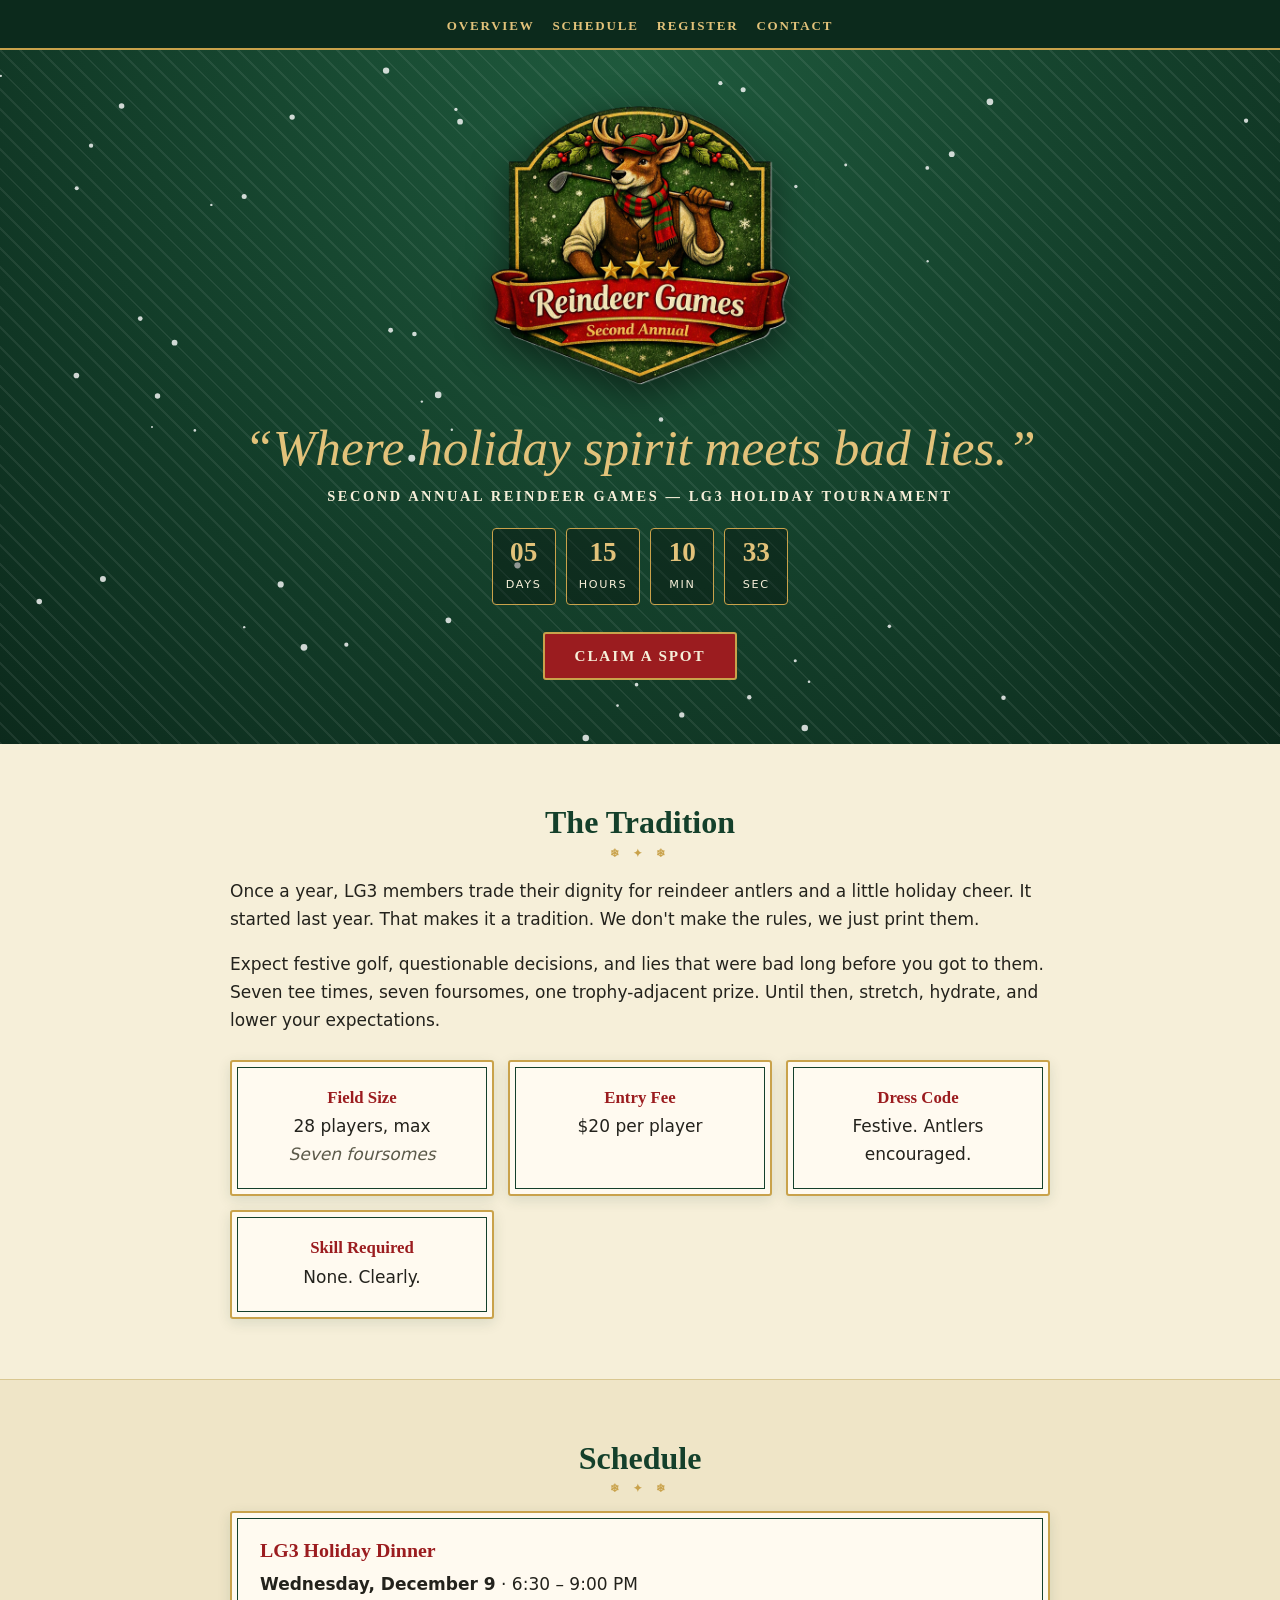
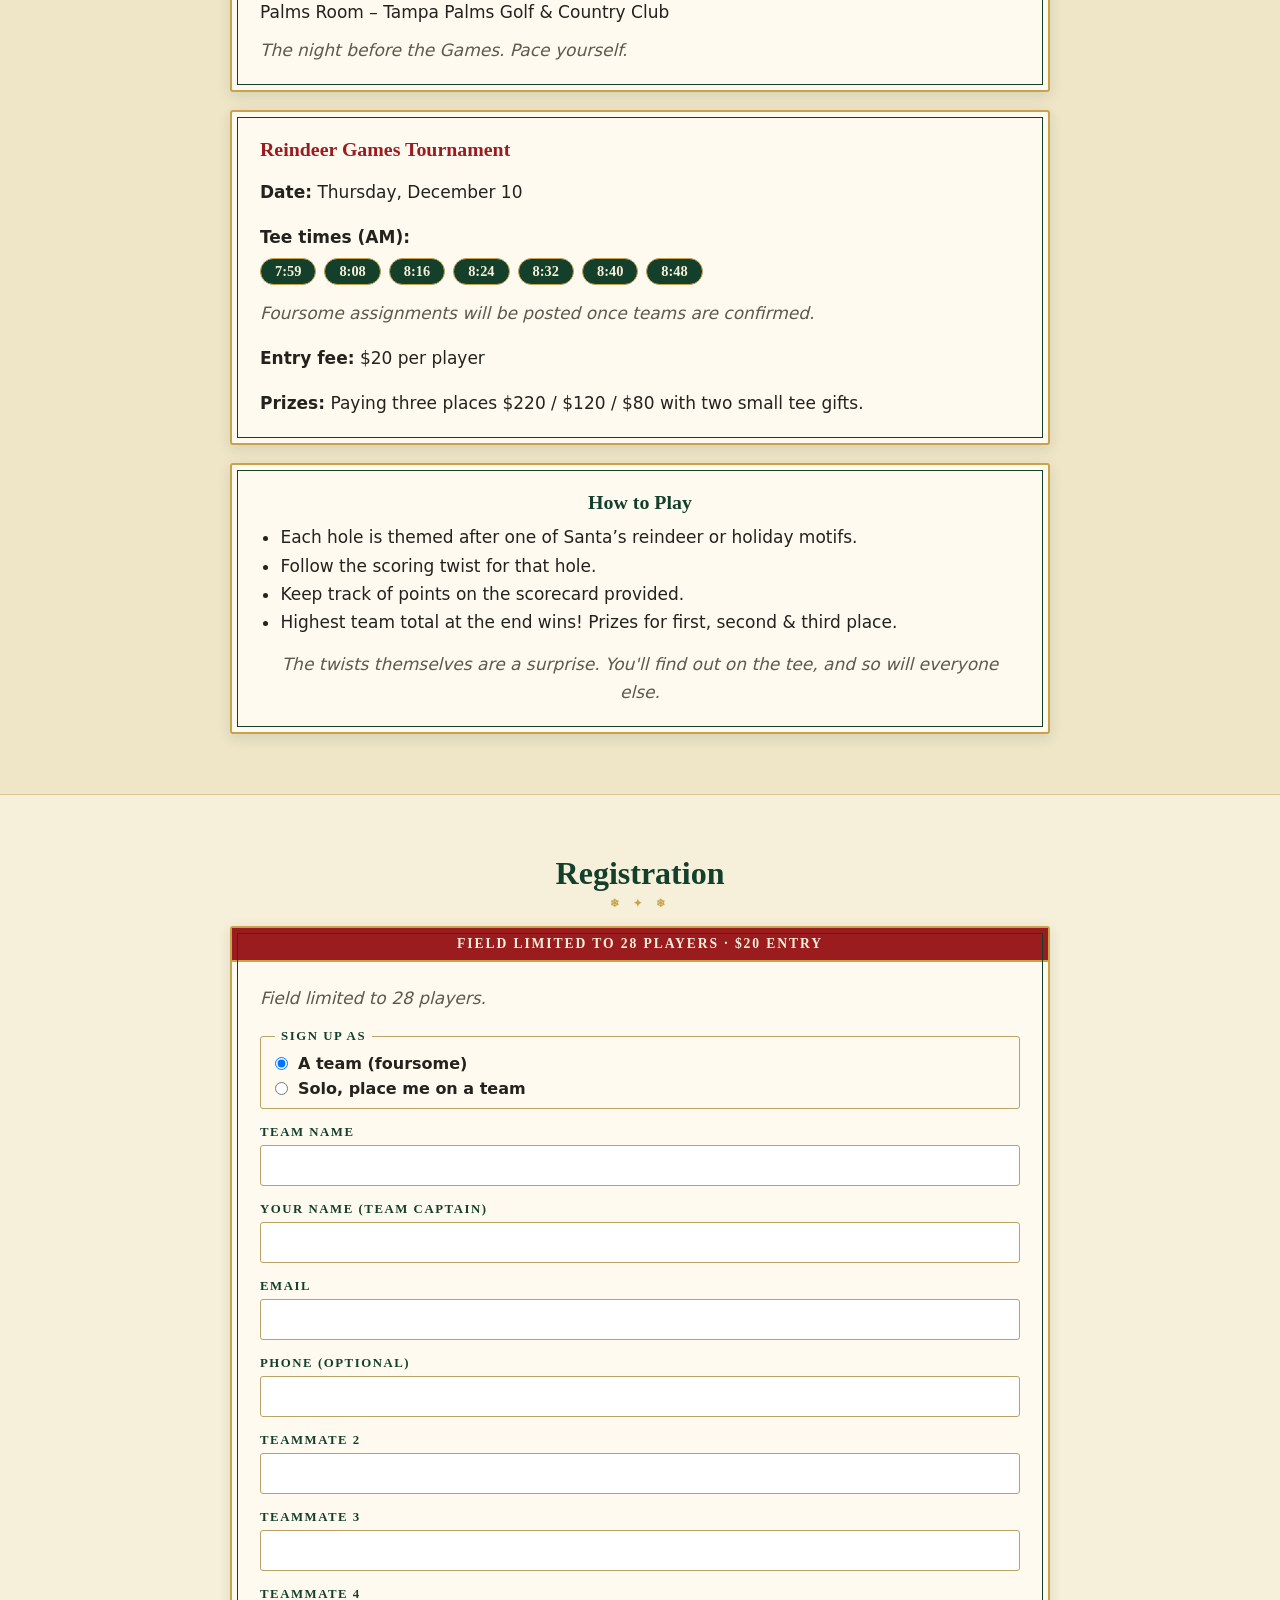
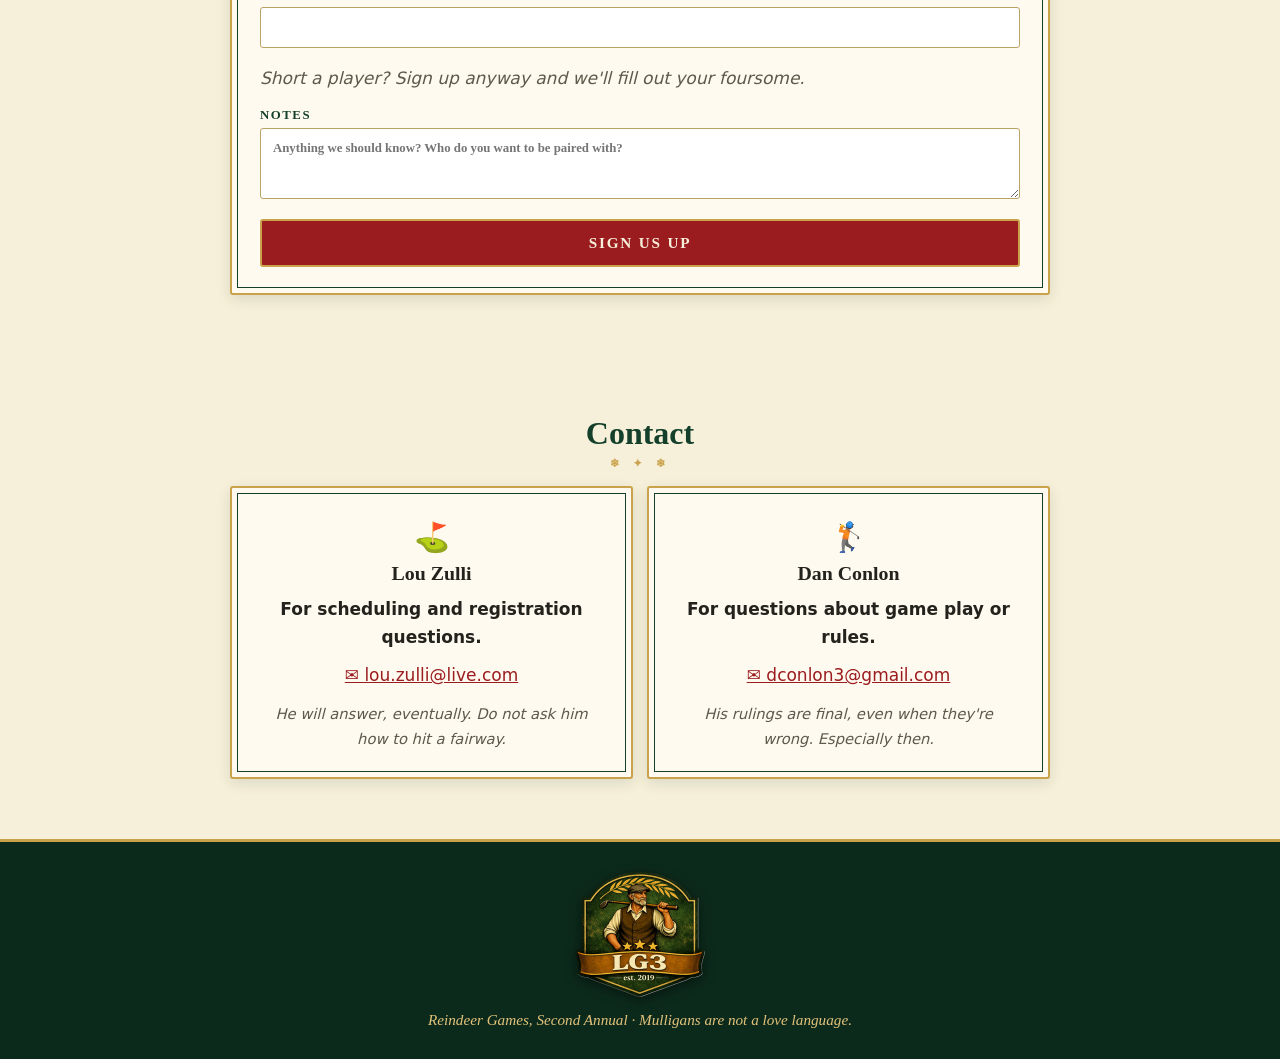
<file: index.html>
<!DOCTYPE html>
<html lang="en">
<head>
<meta charset="utf-8">
<meta name="viewport" content="width=device-width, initial-scale=1">
<title>Reindeer Games — Second Annual LG3 Holiday Tournament</title>
<meta name="description" content="Where holiday spirit meets bad lies. The Second Annual Reindeer Games, Thursday, December 10.">
<link rel="icon" type="image/png" href="favicon.png">
<link rel="stylesheet" href="styles.css">
</head>
<body>

<nav>
  <a href="#overview">Overview</a><a href="#schedule">Schedule</a><a href="#register">Register</a><a href="#contact">Contact</a>
</nav>

<header class="hero" id="home">
  <canvas id="snow" aria-hidden="true"></canvas>
  <img class="crest" src="crest.png" width="640" height="622" alt="Reindeer Games crest: a reindeer in a golf cap and scarf, club over his shoulder">
  <h1>“Where holiday spirit meets bad lies.”</h1>
  <p class="sub">Second Annual Reindeer Games — LG3 Holiday Tournament</p>
  <div class="count" aria-label="Countdown to Thursday, December 10">
    <div><b id="c-days">--</b><span>Days</span></div><div><b id="c-hrs">--</b><span>Hours</span></div>
    <div><b id="c-min">--</b><span>Min</span></div><div><b id="c-sec">--</b><span>Sec</span></div>
  </div>
  <div><a class="btn" href="#register">Claim a spot</a></div>
</header>

<section id="overview">
  <div class="wrap">
    <h2>The Tradition</h2>
    <p>Once a year, LG3 members trade their dignity for reindeer antlers and a little holiday cheer. It started last year. That makes it a tradition. We don't make the rules, we just print them.</p>
    <p>Expect festive golf, questionable decisions, and lies that were bad long before you got to them. Seven tee times, seven foursomes, one trophy-adjacent prize. Until then, stretch, hydrate, and lower your expectations.</p>
    <div class="facts">
      <div class="card"><h3>Field Size</h3>28 players, max<br><span class="note">Seven foursomes</span></div>
      <div class="card"><h3>Entry Fee</h3>$20 per player</div>
      <div class="card"><h3>Dress Code</h3>Festive. Antlers encouraged.</div>
      <div class="card"><h3>Skill Required</h3>None. Clearly.</div>
    </div>
  </div>
</section>

<section id="schedule" class="alt">
  <div class="wrap">
    <h2>Schedule</h2>
    <div class="card" style="margin-bottom:18px">
      <h3 style="color:var(--red);margin:0 0 .4em">LG3 Holiday Dinner</h3>
      <p style="margin:0"><strong>Wednesday, December 9</strong> · 6:30 – 9:00 PM</p>
      <p style="margin:0">Palms Room – Tampa Palms Golf &amp; Country Club</p>
      <p class="note" style="margin:.6em 0 0">The night before the Games. Pace yourself.</p>
    </div>
    <div class="card">
      <h3 style="color:var(--red);margin:0 0 .4em">Reindeer Games Tournament</h3>
      <p><strong>Date:</strong> Thursday, December 10</p>
      <p style="margin-bottom:.4em"><strong>Tee times (AM):</strong></p>
      <ul class="roster" style="justify-content:flex-start;margin:0 0 .8em"><li>7:59</li><li>8:08</li><li>8:16</li><li>8:24</li><li>8:32</li><li>8:40</li><li>8:48</li></ul>
      <p class="note" style="margin:0">Foursome assignments will be posted once teams are confirmed.</p>
      <p><strong>Entry fee:</strong> $20 per player</p>
      <p style="margin:0"><strong>Prizes:</strong> Paying three places $220 / $120 / $80 with two small tee gifts.</p>
    </div>
    <div class="card" style="margin-top:18px">
      <h3 style="color:var(--green);text-align:center">How to Play</h3>
      <ul style="margin:0;padding-left:1.2em">
        <li>Each hole is themed after one of Santa’s reindeer or holiday motifs.</li>
        <li>Follow the scoring twist for that hole.</li>
        <li>Keep track of points on the scorecard provided.</li>
        <li>Highest team total at the end wins! Prizes for first, second & third place.</li>
      </ul>
      <p class="note" style="text-align:center;margin:14px 0 0">The twists themselves are a surprise. You'll find out on the tee, and so will everyone else.</p>
    </div>
  </div>
</section>

<section id="register">
  <div class="wrap">
    <h2>Registration</h2>
    <div class="card">
      <div class="ribbon">Field limited to 28 players · $20 entry</div>
      <p id="spots" class="note" aria-live="polite">Field limited to 28 players.</p>
      <form id="reg" novalidate>
        <fieldset class="mode">
          <legend>Sign up as</legend>
          <label class="opt"><input type="radio" name="mode" value="team" checked> A team (foursome)</label>
          <label class="opt"><input type="radio" name="mode" value="solo"> Solo, place me on a team</label>
        </fieldset>
        <div id="teamFields">
          <label>Team name<input name="team" type="text" maxlength="60"></label>
        </div>
        <label><span id="nameLbl">Your name (team captain)</span><input name="name" type="text" required maxlength="80" autocomplete="name"></label>
        <label>Email<input name="email" type="email" required maxlength="120" autocomplete="email"></label>
        <label>Phone (optional)<input name="phone" type="tel" maxlength="30" autocomplete="tel"></label>
        <div id="mateFields">
          <label>Teammate 2<input name="p1" type="text" maxlength="80"></label>
          <label>Teammate 3<input name="p2" type="text" maxlength="80"></label>
          <label>Teammate 4<input name="p3" type="text" maxlength="80"></label>
          <p class="note" style="margin:0">Short a player? Sign up anyway and we'll fill out your foursome.</p>
        </div>
        <label>Notes<textarea name="notes" rows="3" maxlength="500" placeholder="Anything we should know? Who do you want to be paired with?"></textarea></label>
        <input class="hp" name="website" tabindex="-1" autocomplete="off" aria-hidden="true">
        <button class="btn" type="submit">Sign us up</button>
        <div id="msg" role="status" aria-live="polite"></div>
      </form>
    </div>
    <div class="card" id="rosterWrap" hidden style="margin-top:18px">
      <h3 style="color:var(--green);text-align:center">Who's in so far</h3>
      <div id="roster"></div>
    </div>
  </div>
</section>

<!-- GALLERY HIDDEN until we have photos. To bring it back: remove this comment wrapper and restore the nav link.
<section id="gallery" class="alt">
  <div class="wrap">
    <h2>Gallery</h2>
    <div class="gallery"><p style="font:italic 1.3rem Georgia,serif;margin:0">Photos from last year coming soon — check back!</p></div>
  </div>
</section>
-->

<section id="contact">
  <div class="wrap">
    <h2>Contact</h2>
    <div class="contacts">
      <div class="card"><div class="ico">⛳</div><h3>Lou Zulli</h3><p class="role">For scheduling and registration questions.</p><a href="mailto:lou.zulli@live.com">✉ lou.zulli@live.com</a><p class="aside">He will answer, eventually. Do not ask him how to hit a fairway.</p></div>
      <div class="card"><div class="ico">🏌️</div><h3>Dan Conlon</h3><p class="role">For questions about game play or rules.</p><a href="mailto:dconlon3@gmail.com">✉ dconlon3@gmail.com</a><p class="aside">His rulings are final, even when they're wrong. Especially then.</p></div>
    </div>
  </div>
</section>

<footer><img class="lg3" src="lg3-logo.png" width="130" alt="LG3 est. 2019"><br>Reindeer Games, Second Annual · Mulligans are not a love language.</footer>
<script src="config.js"></script>
<script src="app.js"></script>
</body>
</html>
</file>
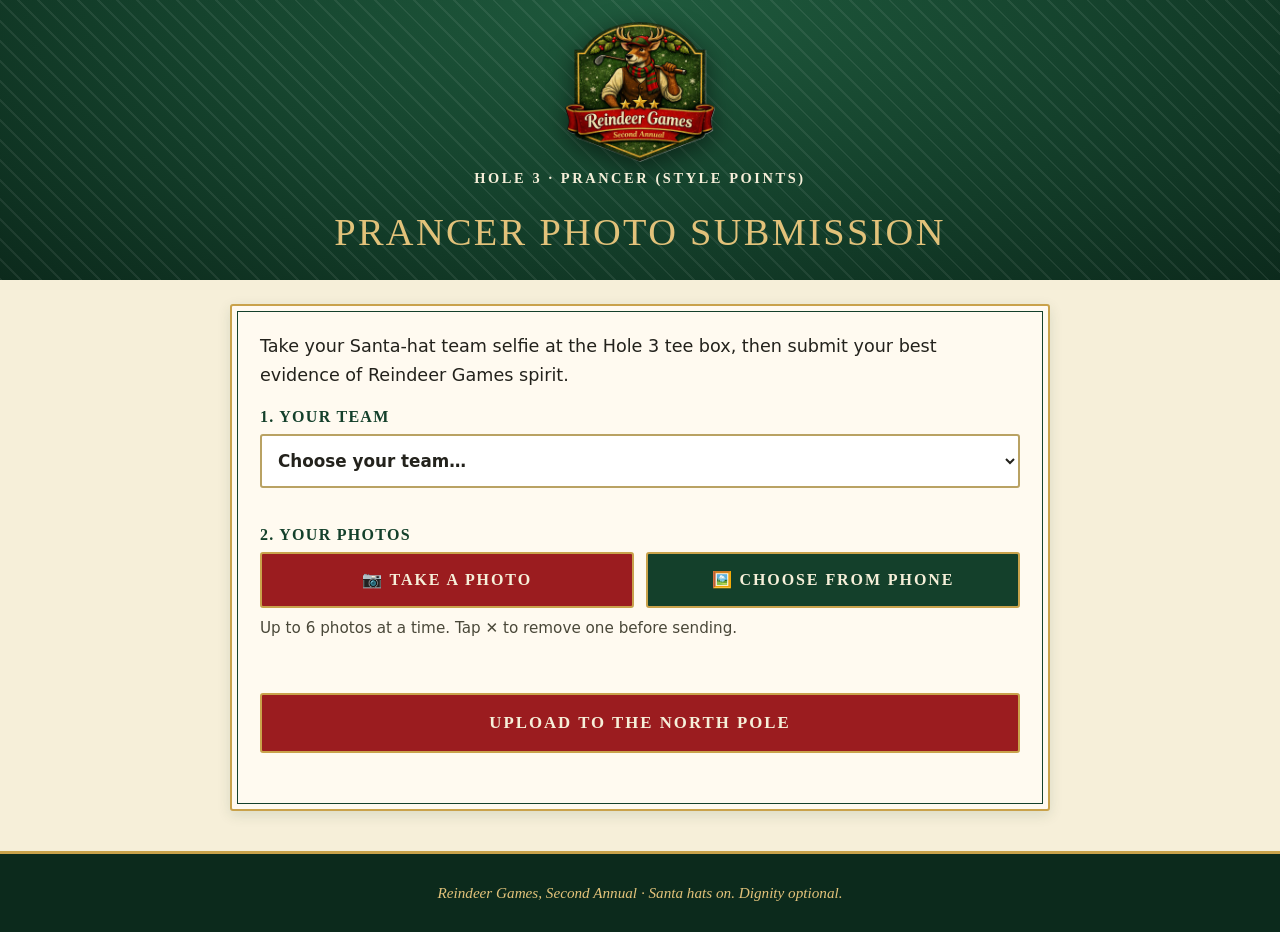
<file: prancer/index.html>
<!DOCTYPE html>
<html lang="en">
<head>
<meta charset="utf-8"><meta name="MSRAI_Label_c3feb43e-95d4-42a1-ae97-85d136991a95_AI_Disclosure" content="Made with AI">
<meta name="viewport" content="width=device-width, initial-scale=1">
<meta name="robots" content="noindex">
<title>Prancer Photo Submission — Reindeer Games</title>
<link rel="icon" type="image/png" href="../favicon.png">
<link rel="stylesheet" href="../styles.css">
<link rel="stylesheet" href="prancer.css">
</head>
<body class="prancer">

<header class="hero p-hero">
  <a href="../"><img class="p-crest" src="../crest.png" width="640" height="622" alt="Reindeer Games crest — back to the main site"></a>
  <p class="sub">Hole 3 · Prancer (Style Points)</p>
  <h1>PRANCER PHOTO SUBMISSION</h1>
</header>

<main class="wrap p-main">
  <div class="card">
    <p class="p-intro">Take your Santa-hat team selfie at the Hole 3 tee box, then submit your best evidence of Reindeer Games spirit.</p>

    <form id="pform" novalidate>
      <div class="p-field">
        <label for="team" class="p-label">1. Your team</label>
        <select id="team" name="team" required>
          <option value="">Choose your team…</option>
          <option>THE COAL BARONS</option>
          <option>THE THREE WISE MEN &amp; THEIR CHAPERONE</option>
          <option>SLEIGHIN' IT</option>
          <option>THE ABOMINABLE SNOWMEN</option>
          <option>ELF ESTEEM ISSUES</option>
          <option>HO HO OH NO</option>
          <option>THE BAD SANTA</option>
        </select>
      </div>

      <div class="p-field">
        <span class="p-label" id="photosLbl">2. Your photos</span>
        <div class="p-pick" role="group" aria-labelledby="photosLbl">
          <label class="btn p-btn" for="cam">📷 Take a photo</label>
          <input id="cam" tabindex="-1" class="p-file" type="file" accept="image/*">
          <label class="btn p-btn p-btn-alt" for="lib">🖼️ Choose from phone</label>
          <input id="lib" tabindex="-1" class="p-file" type="file" accept="image/*" multiple>
        </div>
        <p class="p-hint">Up to 6 photos at a time. Tap ✕ to remove one before sending.</p>
        <ul id="previews" class="p-previews" aria-label="Selected photos"></ul>
      </div>

      <button id="send" class="btn p-send" type="submit">UPLOAD TO THE NORTH POLE</button>
      <div id="status" class="p-status" role="status" aria-live="polite"></div>
    </form>

    <div id="done" class="p-done" hidden tabindex="-1">
      <div class="p-check" aria-hidden="true">✔</div>
      <h2>Upload complete</h2>
      <p class="p-done-lead">Your evidence has been received.</p>
      <p id="doneDetail"></p>
      <p>The Reindeer Games staff will determine whether it represents Christmas spirit or merely poor judgment.</p>
      <button id="more" class="btn p-btn-alt" type="button">Send more photos</button>
    </div>
  </div>
</main>

<footer>Reindeer Games, Second Annual · Santa hats on. Dignity optional.</footer>
<script src="../config.js"></script>
<script src="prancer.js"></script>
</body>
</html>
</file>
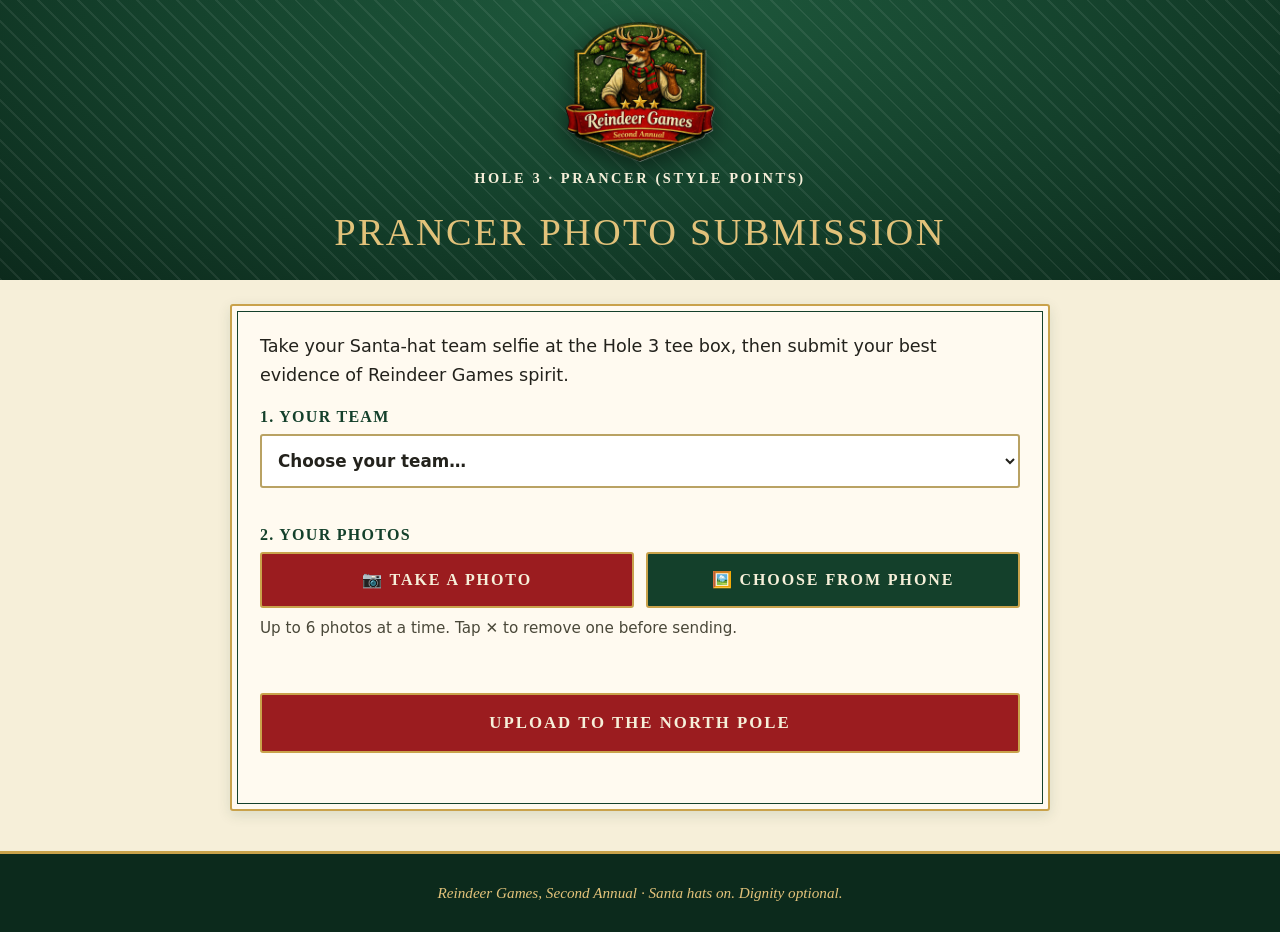
<file: prancer/index_old.html>
<!DOCTYPE html>
<html lang="en">
<head>
<meta charset="utf-8">
<meta name="viewport" content="width=device-width, initial-scale=1">
<meta name="robots" content="noindex">
<title>Prancer Photo Submission — Reindeer Games</title>
<link rel="icon" type="image/png" href="../favicon.png">
<link rel="stylesheet" href="../styles.css">
<link rel="stylesheet" href="prancer.css">
</head>
<body class="prancer">

<header class="hero p-hero">
  <a href="../"><img class="p-crest" src="../crest.png" width="640" height="622" alt="Reindeer Games crest — back to the main site"></a>
  <p class="sub">Hole 3 · Prancer (Style Points)</p>
  <h1>PRANCER PHOTO SUBMISSION</h1>
</header>

<main class="wrap p-main">
  <div class="card">
    <p class="p-intro">Take your Santa-hat team selfie at the Hole 3 tee box, then submit your best evidence of Reindeer Games spirit.</p>

    <form id="pform" novalidate>
      <div class="p-field">
        <label for="team" class="p-label">1. Your team</label>
        <select id="team" name="team" required>
          <option value="">Choose your team…</option>
          <option>The Coal Barons</option>
          <option>THE THREE WISE MEN &amp; THEIR CHAPERONE</option>
          <option>SLEIGHIN' IT</option>
          <option>THE ABOMINABLE SNOWMEN</option>
          <option>ELF ESTEEM ISSUES</option>
          <option>HO HO OH NO</option>
          <option>THE BAD SANTA</option>
        </select>
      </div>

      <div class="p-field">
        <span class="p-label" id="photosLbl">2. Your photos</span>
        <div class="p-pick" role="group" aria-labelledby="photosLbl">
          <label class="btn p-btn" for="cam">📷 Take a photo</label>
          <input id="cam" tabindex="-1" class="p-file" type="file" accept="image/*" capture="user">
          <label class="btn p-btn p-btn-alt" for="lib">🖼️ Choose from phone</label>
          <input id="lib" tabindex="-1" class="p-file" type="file" accept="image/*" multiple>
        </div>
        <p class="p-hint">Up to 6 photos at a time. Tap ✕ to remove one before sending.</p>
        <ul id="previews" class="p-previews" aria-label="Selected photos"></ul>
      </div>

      <button id="send" class="btn p-send" type="submit">UPLOAD TO THE NORTH POLE</button>
      <div id="status" class="p-status" role="status" aria-live="polite"></div>
    </form>

    <div id="done" class="p-done" hidden tabindex="-1">
      <div class="p-check" aria-hidden="true">✔</div>
      <h2>Upload complete</h2>
      <p class="p-done-lead">Your evidence has been received.</p>
      <p id="doneDetail"></p>
      <p>The Reindeer Games staff will determine whether it represents Christmas spirit or merely poor judgment.</p>
      <button id="more" class="btn p-btn-alt" type="button">Send more photos</button>
    </div>
  </div>
</main>

<footer>Reindeer Games, Second Annual · Santa hats on. Dignity optional.</footer>
<script src="../config.js"></script>
<script src="prancer.js"></script>
</body>
</html>
</file>
<file: styles.css>
:root{--green:#14402b;--green-d:#0c2a1c;--gold:#c9a24b;--gold-l:#e2c27a;--red:#9b1c1f;--cream:#f6efd9;--ink:#23221c}
*{box-sizing:border-box}html{scroll-behavior:smooth}
body{margin:0;font:17px/1.65 system-ui,-apple-system,"Segoe UI",Roboto,sans-serif;color:var(--ink);background:var(--cream)}
h1,h2,h3{font-family:Georgia,"Times New Roman",serif;line-height:1.15;margin:0 0 .5em}
a{color:var(--red)}
.wrap{max-width:860px;margin:0 auto;padding:0 20px}
nav{position:sticky;top:0;z-index:20;background:var(--green-d);border-bottom:2px solid var(--gold);text-align:center;padding:10px 8px}
nav a{color:var(--gold-l);text-decoration:none;font:600 13px Georgia,serif;letter-spacing:.14em;text-transform:uppercase;margin:0 9px;display:inline-block;padding:4px 0}
nav a:hover{color:#fff}
.hero{position:relative;overflow:hidden;color:var(--cream);text-align:center;padding:56px 20px 64px;
 background:radial-gradient(ellipse at 50% 0,#1f5a3d 0,var(--green) 55%,var(--green-d) 100%)}
.hero:before{content:"";position:absolute;inset:0;opacity:.07;background:repeating-linear-gradient(45deg,#fff 0 2px,transparent 2px 14px)}
.hero>*{position:relative;z-index:2}
.crest{width:min(300px,68vw);filter:drop-shadow(0 10px 18px rgba(0,0,0,.5))}
.hero h1{font-size:clamp(1.9rem,6vw,3.2rem);color:var(--gold-l);margin:.5em 0 .2em;font-style:italic;font-weight:400}
.hero p.sub{font:600 .9rem Georgia,serif;letter-spacing:.18em;text-transform:uppercase;margin:0 0 1.6em}
.count{display:inline-flex;gap:10px;margin-bottom:1.6em}
.count div{background:rgba(0,0,0,.3);border:1px solid var(--gold);border-radius:4px;padding:8px 12px;min-width:64px}
.count b{display:block;font:700 1.7rem Georgia,serif;color:var(--gold-l)}.count span{font-size:.7rem;letter-spacing:.15em;text-transform:uppercase}
.btn{display:inline-block;background:var(--red);color:var(--cream);border:2px solid var(--gold);padding:13px 30px;font:700 .95rem Georgia,serif;letter-spacing:.12em;text-transform:uppercase;text-decoration:none;border-radius:3px;cursor:pointer;transition:transform .15s,background .15s}
.btn:hover{background:#b3262a;transform:translateY(-2px)}.btn:disabled{opacity:.6;cursor:wait;transform:none}
#snow{position:absolute;inset:0;width:100%;height:100%;pointer-events:none;z-index:1}
section{padding:60px 0}
section h2{font-size:2rem;color:var(--green);text-align:center}
section h2:after{content:"❄ ✦ ❄";display:block;font-size:.7rem;letter-spacing:.5em;color:var(--gold);margin-top:.5em}
section.alt{background:#efe5c7;border-block:1px solid #d9c791}
.card{background:#fffaf0;border:2px solid var(--gold);outline:1px solid var(--green);outline-offset:-8px;padding:26px 28px;border-radius:3px;box-shadow:0 4px 14px rgba(20,64,43,.12)}
.facts{display:grid;gap:14px;grid-template-columns:repeat(auto-fit,minmax(210px,1fr));margin:26px 0 0}
.facts .card{text-align:center}.facts h3{color:var(--red);font-size:1.05rem;margin:0 0 .3em}
.tbd{display:inline-block;background:var(--red);color:var(--cream);padding:1px 10px;font:700 .8rem Georgia,serif;letter-spacing:.12em;border-radius:2px}
.note{font-style:italic;color:#5c5a4a}
form{display:grid;gap:16px}label{font:700 .8rem Georgia,serif;letter-spacing:.12em;text-transform:uppercase;color:var(--green)}
input,textarea{width:100%;margin-top:5px;padding:12px;font:inherit;background:#fff;border:1.5px solid #b9a263;border-radius:3px}
input:focus,textarea:focus{outline:3px solid rgba(201,162,75,.5);border-color:var(--green)}
.hp{position:absolute;left:-9999px}
.ribbon{background:var(--red);color:var(--cream);text-align:center;font:700 .85rem Georgia,serif;letter-spacing:.14em;text-transform:uppercase;padding:8px;margin:-26px -28px 22px;border-bottom:2px solid var(--gold)}
#msg{padding:14px;border-radius:3px;display:none;font-weight:600}
#msg.ok{display:block;background:#e3f0e3;border:1px solid var(--green);color:var(--green)}
#msg.err{display:block;background:#f8e1e1;border:1px solid var(--red);color:var(--red)}
.gallery{text-align:center;padding:50px 20px;border:3px double var(--gold);background:repeating-linear-gradient(135deg,#fffaf0 0 12px,#f7eed3 12px 24px)}
.contacts{display:grid;gap:14px;grid-template-columns:repeat(auto-fit,minmax(260px,1fr))}
.contacts .card{text-align:center}.contacts .ico{font-size:1.8rem}
footer{background:var(--green-d);color:var(--gold-l);text-align:center;padding:30px 20px;font:italic .95rem Georgia,serif;border-top:3px solid var(--gold)}
@media(prefers-reduced-motion:reduce){html{scroll-behavior:auto}#snow{display:none}}
.crest{height:auto}
footer .lg3{height:auto;margin-bottom:10px;filter:drop-shadow(0 3px 6px rgba(0,0,0,.5))}
[hidden]{display:none!important}
.roster{list-style:none;margin:12px 0 0;padding:0;display:flex;flex-wrap:wrap;gap:8px;justify-content:center}
.roster li{background:var(--green);color:var(--cream);border:1px solid var(--gold);padding:4px 14px;border-radius:99px;font:600 .9rem Georgia,serif}
.contacts .role{margin:0 0 .6em;font-weight:600}
.contacts .aside{margin:.9em 0 0;font-style:italic;color:#5c5a4a;font-size:.92rem}
fieldset.mode{border:1.5px solid #b9a263;border-radius:3px;padding:10px 14px;margin:0;display:grid;gap:6px}
fieldset.mode legend{font:700 .8rem Georgia,serif;letter-spacing:.12em;text-transform:uppercase;color:var(--green);padding:0 6px}
label.opt{display:flex;align-items:center;gap:10px;font:600 1rem system-ui,sans-serif;letter-spacing:0;text-transform:none;color:var(--ink)}
label.opt input{width:auto;margin:0}
#teamFields,#mateFields{display:grid;gap:16px}
.grp{margin-top:14px;text-align:center}.grp h4{margin:0;font:700 1rem Georgia,serif;color:var(--red)}
</file>
<file: prancer/prancer.css>
/* Prancer upload page: builds on ../styles.css */
.p-hero{padding:22px 16px 26px}
.p-crest{width:min(150px,40vw);height:auto;filter:drop-shadow(0 6px 12px rgba(0,0,0,.5))}
.p-hero h1{font-style:normal;font-size:clamp(1.5rem,7vw,2.4rem);letter-spacing:.06em;margin:.2em 0 0}
.p-hero .sub{margin:.6em 0 0}
.p-main{padding-top:24px;padding-bottom:40px}
.p-intro{font-size:1.1rem;margin-top:0}
.p-field{margin:0 0 22px}
.p-label{display:block;font:700 1rem Georgia,serif;letter-spacing:.08em;text-transform:uppercase;color:var(--green);margin-bottom:8px}
select{width:100%;min-height:54px;font:600 1.05rem system-ui,sans-serif;padding:10px 12px;background:#fff;border:2px solid #b9a263;border-radius:3px;color:var(--ink)}
select:focus-visible{outline:3px solid var(--gold);outline-offset:2px;border-color:var(--green)}
.p-pick{display:grid;gap:12px;grid-template-columns:1fr}
@media(min-width:520px){.p-pick{grid-template-columns:1fr 1fr}}
.p-btn,.p-btn-alt{display:flex;align-items:center;justify-content:center;min-height:56px;text-align:center;font-size:1rem}
.p-btn-alt{background:var(--green)}
.p-btn-alt:hover{background:#1d5a3c}
.p-file{position:absolute;width:1px;height:1px;opacity:0;overflow:hidden}
.p-file:focus-visible+label,.btn:focus-visible{outline:3px solid var(--gold);outline-offset:3px}
.p-hint{font-size:.95rem;color:#4a4839;margin:8px 0 0}
.p-previews{list-style:none;margin:14px 0 0;padding:0;display:grid;grid-template-columns:repeat(auto-fill,minmax(120px,1fr));gap:12px}
.p-previews li{position:relative;border:2px solid var(--gold);border-radius:3px;background:#efe5c7}
.p-previews img{display:block;width:100%;aspect-ratio:1;object-fit:cover}
.p-previews button{position:absolute;top:4px;right:4px;width:44px;height:44px;border-radius:50%;border:2px solid var(--cream);background:var(--red);color:#fff;font:700 1.2rem system-ui;cursor:pointer;display:flex;align-items:center;justify-content:center}
.p-previews button:focus-visible{outline:3px solid var(--gold);outline-offset:2px}
.p-send{width:100%;min-height:60px;font-size:1.05rem}
.p-status{margin-top:14px;font-weight:600;font-size:1rem}
.p-status.err{background:#f8e1e1;border:2px solid var(--red);color:#7d1518;padding:12px;border-radius:3px}
.p-status.work{color:var(--green)}
.p-done{text-align:center;padding:8px 0}
.p-done:focus{outline:none}
.p-check{width:76px;height:76px;margin:0 auto 10px;border-radius:50%;background:var(--green);color:var(--cream);border:3px solid var(--gold);font-size:2.4rem;line-height:70px}
.p-done h2{color:var(--green);font-size:1.8rem;margin:0}
.p-done h2:after{display:none}
.p-done-lead{font:700 1.25rem Georgia,serif;color:var(--red);margin:.4em 0}
</file>
